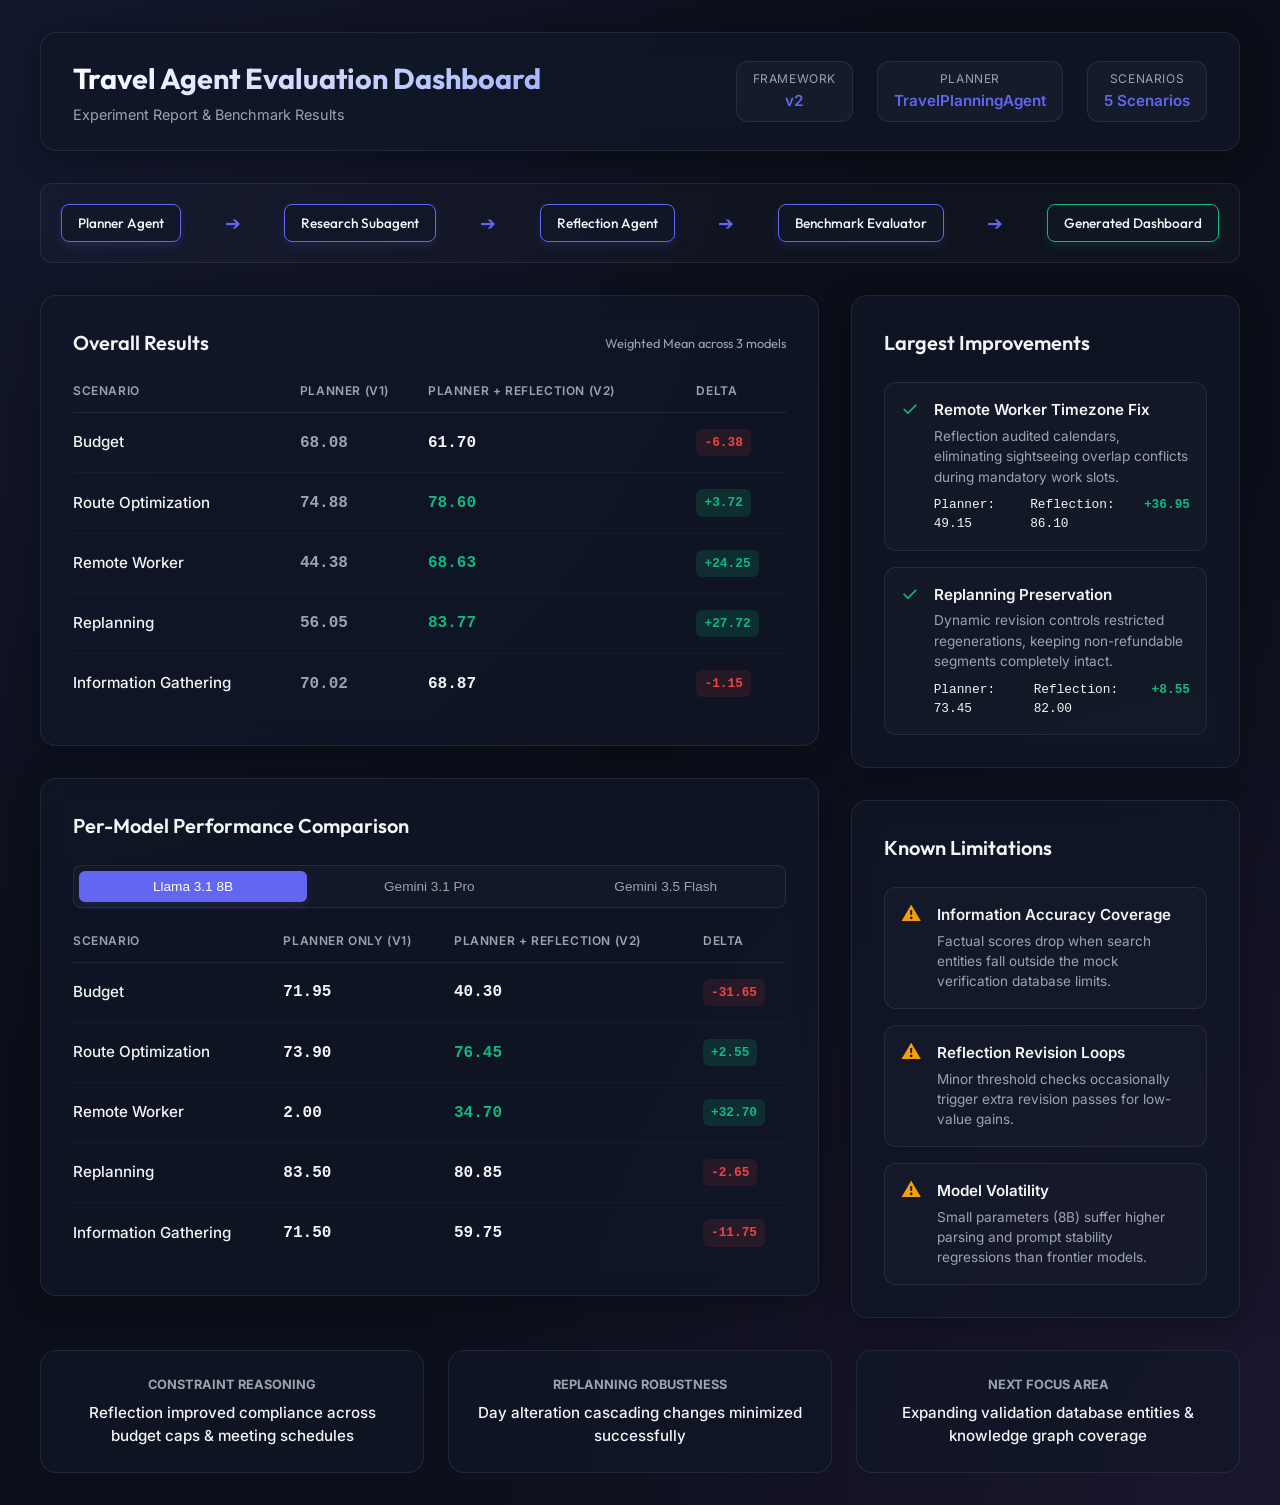
<file: dashboards/visual_dashboard.html>
<!DOCTYPE html>
<html lang="en">
<head>
    <meta charset="UTF-8">
    <meta name="viewport" content="width=device-width, initial-scale=1.0">
    <title>Travel Agent Evaluation Dashboard</title>
    <link href="https://fonts.googleapis.com/css2?family=Inter:wght@300;400;500;600;700&family=Outfit:wght@400;500;600;700&display=swap" rel="stylesheet">
    <style>
        :root {
            --bg-color: #0b0f19;
            --card-bg: rgba(17, 24, 39, 0.7);
            --border-color: rgba(255, 255, 255, 0.08);
            --text-primary: #f3f4f6;
            --text-secondary: #9ca3af;
            --primary: #6366f1;
            --primary-glow: rgba(99, 102, 241, 0.15);
            --success: #10b981;
            --success-glow: rgba(16, 185, 129, 0.15);
            --warning: #f59e0b;
            --danger: #ef4444;
            --accent: #a855f7;
        }

        * {
            box-sizing: border-box;
            margin: 0;
            padding: 0;
        }

        body {
            background-color: var(--bg-color);
            background-image: 
                radial-gradient(at 0% 0%, rgba(99, 102, 241, 0.1) 0px, transparent 50%),
                radial-gradient(at 100% 100%, rgba(168, 85, 247, 0.1) 0px, transparent 50%);
            color: var(--text-primary);
            font-family: 'Inter', sans-serif;
            min-height: 100/vh;
            padding: 2rem 1.5rem;
            line-height: 1.5;
        }

        .container {
            max-width: 1200px;
            margin: 0 auto;
        }

        /* HEADER */
        header {
            display: flex;
            justify-content: space-between;
            align-items: center;
            background: var(--card-bg);
            border: 1px solid var(--border-color);
            border-radius: 16px;
            padding: 1.5rem 2rem;
            margin-bottom: 2rem;
            backdrop-filter: blur(12px);
            box-shadow: 0 4px 30px rgba(0, 0, 0, 0.4);
        }

        .header-title h1 {
            font-family: 'Outfit', sans-serif;
            font-size: 1.8rem;
            font-weight: 700;
            background: linear-gradient(135deg, #fff 0%, #a5b4fc 100%);
            -webkit-background-clip: text;
            -webkit-text-fill-color: transparent;
            margin-bottom: 0.25rem;
        }

        .header-title p {
            color: var(--text-secondary);
            font-size: 0.9rem;
        }

        .header-meta {
            display: flex;
            gap: 1.5rem;
        }

        .meta-pill {
            background: rgba(255, 255, 255, 0.03);
            border: 1px solid var(--border-color);
            border-radius: 12px;
            padding: 0.5rem 1rem;
            text-align: center;
        }

        .meta-pill .label {
            font-size: 0.75rem;
            color: var(--text-secondary);
            text-transform: uppercase;
            letter-spacing: 0.05em;
            margin-bottom: 0.1rem;
        }

        .meta-pill .value {
            font-weight: 600;
            font-size: 0.95rem;
            color: var(--primary);
        }

        /* GRID LAYOUT */
        .dashboard-grid {
            display: grid;
            grid-template-columns: 2fr 1fr;
            gap: 2rem;
            margin-bottom: 2rem;
        }

        @media (max-width: 900px) {
            .dashboard-grid {
                grid-template-columns: 1fr;
            }
        }

        .card {
            background: var(--card-bg);
            border: 1px solid var(--border-color);
            border-radius: 16px;
            padding: 2rem;
            backdrop-filter: blur(12px);
            box-shadow: 0 4px 30px rgba(0, 0, 0, 0.3);
        }

        .card-title {
            font-family: 'Outfit', sans-serif;
            font-size: 1.25rem;
            font-weight: 600;
            margin-bottom: 1.5rem;
            display: flex;
            align-items: center;
            justify-content: space-between;
        }

        .card-title span {
            color: var(--text-secondary);
            font-size: 0.8rem;
            font-weight: 400;
        }

        /* TABLES */
        table {
            width: 100%;
            border-collapse: collapse;
            text-align: left;
        }

        th {
            color: var(--text-secondary);
            font-size: 0.75rem;
            text-transform: uppercase;
            letter-spacing: 0.05em;
            padding-bottom: 0.75rem;
            border-bottom: 1px solid var(--border-color);
            font-weight: 600;
        }

        td {
            padding: 1rem 0;
            border-bottom: 1px solid rgba(255, 255, 255, 0.03);
            font-size: 0.95rem;
        }

        tr:last-child td {
            border-bottom: none;
        }

        .scenario-name {
            font-weight: 500;
        }

        .score-val {
            font-family: monospace;
            font-size: 1rem;
            font-weight: 600;
        }

        .delta-pill {
            display: inline-block;
            padding: 0.25rem 0.5rem;
            border-radius: 6px;
            font-size: 0.8rem;
            font-weight: 600;
            font-family: monospace;
        }

        .delta-pill.positive {
            background: var(--success-glow);
            color: var(--success);
        }

        .delta-pill.negative {
            background: rgba(239, 68, 68, 0.1);
            color: var(--danger);
        }

        /* TABS */
        .tabs {
            display: flex;
            gap: 0.5rem;
            margin-bottom: 1.5rem;
            background: rgba(255, 255, 255, 0.02);
            padding: 0.3rem;
            border-radius: 8px;
            border: 1px solid var(--border-color);
        }

        .tab-btn {
            flex: 1;
            background: transparent;
            border: none;
            color: var(--text-secondary);
            padding: 0.5rem;
            border-radius: 6px;
            cursor: pointer;
            font-weight: 500;
            font-size: 0.85rem;
            transition: all 0.2s;
        }

        .tab-btn.active {
            background: var(--primary);
            color: white;
            box-shadow: 0 4px 12px var(--primary-glow);
        }

        .tab-content {
            display: none;
        }

        .tab-content.active {
            display: block;
        }

        /* IMPROVEMENTS & LIMITATIONS */
        .bullet-list {
            list-style: none;
            display: flex;
            flex-direction: column;
            gap: 1rem;
        }

        .bullet-item {
            display: flex;
            gap: 1rem;
            background: rgba(255, 255, 255, 0.02);
            border: 1px solid var(--border-color);
            border-radius: 12px;
            padding: 1rem;
            align-items: flex-start;
        }

        .bullet-icon {
            font-size: 1.25rem;
            line-height: 1;
        }

        .bullet-icon.check { color: var(--success); }
        .bullet-icon.warn { color: var(--warning); }
        .bullet-icon.accent { color: var(--accent); }

        .bullet-details h4 {
            font-size: 0.95rem;
            font-weight: 600;
            margin-bottom: 0.25rem;
        }

        .bullet-details p {
            color: var(--text-secondary);
            font-size: 0.85rem;
        }

        .bullet-metrics {
            margin-top: 0.5rem;
            display: flex;
            gap: 1rem;
            font-size: 0.8rem;
            font-family: monospace;
        }

        /* FLOW DIAGRAM */
        .diagram-container {
            display: flex;
            justify-content: space-between;
            align-items: center;
            background: rgba(255, 255, 255, 0.02);
            border: 1px solid var(--border-color);
            border-radius: 12px;
            padding: 1.25rem;
            font-family: 'Outfit', sans-serif;
            font-size: 0.85rem;
            font-weight: 500;
            margin-bottom: 2rem;
            overflow-x: auto;
        }

        .diagram-node {
            background: var(--card-bg);
            border: 1px solid var(--primary);
            border-radius: 8px;
            padding: 0.5rem 1rem;
            box-shadow: 0 4px 10px var(--primary-glow);
        }

        .diagram-arrow {
            color: var(--primary);
            font-size: 1.2rem;
        }

        /* SUMMARY FOOTER */
        .summary-footer {
            display: grid;
            grid-template-columns: repeat(3, 1fr);
            gap: 1.5rem;
            margin-top: 2rem;
        }

        @media (max-width: 768px) {
            .summary-footer {
                grid-template-columns: 1fr;
            }
        }

        .summary-card {
            background: var(--card-bg);
            border: 1px solid var(--border-color);
            border-radius: 16px;
            padding: 1.5rem;
            text-align: center;
        }

        .summary-card h4 {
            color: var(--text-secondary);
            font-size: 0.8rem;
            text-transform: uppercase;
            margin-bottom: 0.5rem;
        }

        .summary-card p {
            font-size: 0.95rem;
            font-weight: 500;
        }
    </style>
</head>
<body>
    <div class="container">
        <!-- HEADER -->
        <header>
            <div class="header-title">
                <h1>Travel Agent Evaluation Dashboard</h1>
                <p>Experiment Report & Benchmark Results</p>
            </div>
            <div class="header-meta">
                <div class="meta-pill">
                    <div class="label">Framework</div>
                    <div class="value">v2</div>
                </div>
                <div class="meta-pill">
                    <div class="label">Planner</div>
                    <div class="value">TravelPlanningAgent</div>
                </div>
                <div class="meta-pill">
                    <div class="label">Scenarios</div>
                    <div class="value">5 Scenarios</div>
                </div>
            </div>
        </header>

        <!-- ARCHITECTURE WORKFLOW -->
        <div class="diagram-container">
            <div class="diagram-node">Planner Agent</div>
            <div class="diagram-arrow">➔</div>
            <div class="diagram-node">Research Subagent</div>
            <div class="diagram-arrow">➔</div>
            <div class="diagram-node">Reflection Agent</div>
            <div class="diagram-arrow">➔</div>
            <div class="diagram-node">Benchmark Evaluator</div>
            <div class="diagram-arrow">➔</div>
            <div class="diagram-node" style="border-color: var(--success); box-shadow: 0 4px 10px var(--success-glow);">Generated Dashboard</div>
        </div>

        <!-- MAIN GRID -->
        <div class="dashboard-grid">
            <!-- LEFT PANEL: SCENARIO SCORES -->
            <div style="display: flex; flex-direction: column; gap: 2rem;">
                <!-- OVERALL RESULTS -->
                <div class="card">
                    <div class="card-title">
                        Overall Results
                        <span>Weighted Mean across 3 models</span>
                    </div>
                    <table>
                        <thead>
                            <tr>
                                <th>Scenario</th>
                                <th>Planner (v1)</th>
                                <th>Planner + Reflection (v2)</th>
                                <th>Delta</th>
                            </tr>
                        </thead>
                        <tbody>
                            <tr>
                                <td class="scenario-name">Budget</td>
                                <td class="score-val" style="color: var(--text-secondary);">68.08</td>
                                <td class="score-val">61.70</td>
                                <td><span class="delta-pill negative">-6.38</span></td>
                            </tr>
                            <tr>
                                <td class="scenario-name">Route Optimization</td>
                                <td class="score-val" style="color: var(--text-secondary);">74.88</td>
                                <td class="score-val" style="color: var(--success);">78.60</td>
                                <td><span class="delta-pill positive">+3.72</span></td>
                            </tr>
                            <tr>
                                <td class="scenario-name">Remote Worker</td>
                                <td class="score-val" style="color: var(--text-secondary);">44.38</td>
                                <td class="score-val" style="color: var(--success);">68.63</td>
                                <td><span class="delta-pill positive">+24.25</span></td>
                            </tr>
                            <tr>
                                <td class="scenario-name">Replanning</td>
                                <td class="score-val" style="color: var(--text-secondary);">56.05</td>
                                <td class="score-val" style="color: var(--success);">83.77</td>
                                <td><span class="delta-pill positive">+27.72</span></td>
                            </tr>
                            <tr>
                                <td class="scenario-name">Information Gathering</td>
                                <td class="score-val" style="color: var(--text-secondary);">70.02</td>
                                <td class="score-val">68.87</td>
                                <td><span class="delta-pill negative">-1.15</span></td>
                            </tr>
                        </tbody>
                    </table>
                </div>

                <!-- PER-MODEL COMPARISONS -->
                <div class="card">
                    <div class="card-title">Per-Model Performance Comparison</div>
                    
                    <div class="tabs">
                        <button class="tab-btn active" onclick="switchTab('llama')">Llama 3.1 8B</button>
                        <button class="tab-btn" onclick="switchTab('gemini-pro')">Gemini 3.1 Pro</button>
                        <button class="tab-btn" onclick="switchTab('gemini-flash')">Gemini 3.5 Flash</button>
                    </div>

                    <!-- LLAMA TAB -->
                    <div id="llama" class="tab-content active">
                        <table>
                            <thead>
                                <tr>
                                    <th>Scenario</th>
                                    <th>Planner Only (v1)</th>
                                    <th>Planner + Reflection (v2)</th>
                                    <th>Delta</th>
                                </tr>
                            </thead>
                            <tbody>
                                <tr>
                                    <td class="scenario-name">Budget</td>
                                    <td class="score-val">71.95</td>
                                    <td class="score-val">40.30</td>
                                    <td><span class="delta-pill negative">-31.65</span></td>
                                </tr>
                                <tr>
                                    <td class="scenario-name">Route Optimization</td>
                                    <td class="score-val">73.90</td>
                                    <td class="score-val" style="color: var(--success);">76.45</td>
                                    <td><span class="delta-pill positive">+2.55</span></td>
                                </tr>
                                <tr>
                                    <td class="scenario-name">Remote Worker</td>
                                    <td class="score-val">2.00</td>
                                    <td class="score-val" style="color: var(--success);">34.70</td>
                                    <td><span class="delta-pill positive">+32.70</span></td>
                                </tr>
                                <tr>
                                    <td class="scenario-name">Replanning</td>
                                    <td class="score-val">83.50</td>
                                    <td class="score-val">80.85</td>
                                    <td><span class="delta-pill negative">-2.65</span></td>
                                </tr>
                                <tr>
                                    <td class="scenario-name">Information Gathering</td>
                                    <td class="score-val">71.50</td>
                                    <td class="score-val">59.75</td>
                                    <td><span class="delta-pill negative">-11.75</span></td>
                                </tr>
                            </tbody>
                        </table>
                    </div>

                    <!-- GEMINI PRO TAB -->
                    <div id="gemini-pro" class="tab-content">
                        <table>
                            <thead>
                                <tr>
                                    <th>Scenario</th>
                                    <th>Planner Only (v1)</th>
                                    <th>Planner + Reflection (v2)</th>
                                    <th>Delta</th>
                                </tr>
                            </thead>
                            <tbody>
                                <tr>
                                    <td class="scenario-name">Budget</td>
                                    <td class="score-val">65.15</td>
                                    <td class="score-val" style="color: var(--success);">71.25</td>
                                    <td><span class="delta-pill positive">+6.10</span></td>
                                </tr>
                                <tr>
                                    <td class="scenario-name">Route Optimization</td>
                                    <td class="score-val">66.65</td>
                                    <td class="score-val" style="color: var(--success);">76.15</td>
                                    <td><span class="delta-pill positive">+9.50</span></td>
                                </tr>
                                <tr>
                                    <td class="scenario-name">Remote Worker</td>
                                    <td class="score-val">49.15</td>
                                    <td class="score-val" style="color: var(--success);">86.10</td>
                                    <td><span class="delta-pill positive">+36.95</span></td>
                                </tr>
                                <tr>
                                    <td class="scenario-name">Replanning</td>
                                    <td class="score-val">84.65</td>
                                    <td class="score-val">84.15</td>
                                    <td><span class="delta-pill negative">-0.50</span></td>
                                </tr>
                                <tr>
                                    <td class="scenario-name">Information Gathering</td>
                                    <td class="score-val">68.05</td>
                                    <td class="score-val" style="color: var(--success);">73.50</td>
                                    <td><span class="delta-pill positive">+5.45</span></td>
                                </tr>
                            </tbody>
                        </table>
                    </div>

                    <!-- GEMINI FLASH TAB -->
                    <div id="gemini-flash" class="tab-content">
                        <table>
                            <thead>
                                <tr>
                                    <th>Scenario</th>
                                    <th>Planner Only (v1)</th>
                                    <th>Planner + Reflection (v2)</th>
                                    <th>Delta</th>
                                </tr>
                            </thead>
                            <tbody>
                                <tr>
                                    <td class="scenario-name">Budget</td>
                                    <td class="score-val">67.15</td>
                                    <td class="score-val" style="color: var(--success);">73.55</td>
                                    <td><span class="delta-pill positive">+6.40</span></td>
                                </tr>
                                <tr>
                                    <td class="scenario-name">Route Optimization</td>
                                    <td class="score-val">84.10</td>
                                    <td class="score-val">83.20</td>
                                    <td><span class="delta-pill negative">-0.90</span></td>
                                </tr>
                                <tr>
                                    <td class="scenario-name">Remote Worker</td>
                                    <td class="score-val">82.00</td>
                                    <td class="score-val" style="color: var(--success);">85.10</td>
                                    <td><span class="delta-pill positive">+3.10</span></td>
                                </tr>
                                <tr>
                                    <td class="scenario-name">Replanning</td>
                                    <td class="score-val">0.00</td>
                                    <td class="score-val" style="color: var(--success);">86.30</td>
                                    <td><span class="delta-pill positive" style="background: rgba(16, 185, 129, 0.25);">+86.30</span></td>
                                </tr>
                                <tr>
                                    <td class="scenario-name">Information Gathering</td>
                                    <td class="score-val">70.50</td>
                                    <td class="score-val" style="color: var(--success);">73.35</td>
                                    <td><span class="delta-pill positive">+2.85</span></td>
                                </tr>
                            </tbody>
                        </table>
                    </div>
                </div>
            </div>

            <!-- RIGHT PANEL: LARGEST IMPROVEMENTS & LIMITATIONS -->
            <div style="display: flex; flex-direction: column; gap: 2rem;">
                <!-- LARGEST IMPROVEMENTS -->
                <div class="card">
                    <div class="card-title">Largest Improvements</div>
                    <ul class="bullet-list">
                        <li class="bullet-item">
                            <div class="bullet-icon check">✓</div>
                            <div class="bullet-details">
                                <h4>Remote Worker Timezone Fix</h4>
                                <p>Reflection audited calendars, eliminating sightseeing overlap conflicts during mandatory work slots.</p>
                                <div class="bullet-metrics">
                                    <span>Planner: 49.15</span>
                                    <span>Reflection: 86.10</span>
                                    <span style="color: var(--success); font-weight: bold;">+36.95</span>
                                </div>
                            </div>
                        </li>
                        <li class="bullet-item">
                            <div class="bullet-icon check">✓</div>
                            <div class="bullet-details">
                                <h4>Replanning Preservation</h4>
                                <p>Dynamic revision controls restricted regenerations, keeping non-refundable segments completely intact.</p>
                                <div class="bullet-metrics">
                                    <span>Planner: 73.45</span>
                                    <span>Reflection: 82.00</span>
                                    <span style="color: var(--success); font-weight: bold;">+8.55</span>
                                </div>
                            </div>
                        </li>
                    </ul>
                </div>

                <!-- LIMITATIONS -->
                <div class="card">
                    <div class="card-title">Known Limitations</div>
                    <ul class="bullet-list">
                        <li class="bullet-item">
                            <div class="bullet-icon warn">⚠</div>
                            <div class="bullet-details">
                                <h4>Information Accuracy Coverage</h4>
                                <p>Factual scores drop when search entities fall outside the mock verification database limits.</p>
                            </div>
                        </li>
                        <li class="bullet-item">
                            <div class="bullet-icon warn">⚠</div>
                            <div class="bullet-details">
                                <h4>Reflection Revision Loops</h4>
                                <p>Minor threshold checks occasionally trigger extra revision passes for low-value gains.</p>
                            </div>
                        </li>
                        <li class="bullet-item">
                            <div class="bullet-icon warn">⚠</div>
                            <div class="bullet-details">
                                <h4>Model Volatility</h4>
                                <p>Small parameters (8B) suffer higher parsing and prompt stability regressions than frontier models.</p>
                            </div>
                        </li>
                    </ul>
                </div>
            </div>
        </div>

        <!-- OUTCOME FOOTER -->
        <div class="summary-footer">
            <div class="summary-card">
                <h4>Constraint Reasoning</h4>
                <p>Reflection improved compliance across budget caps & meeting schedules</p>
            </div>
            <div class="summary-card">
                <h4>Replanning Robustness</h4>
                <p>Day alteration cascading changes minimized successfully</p>
            </div>
            <div class="summary-card">
                <h4>Next Focus Area</h4>
                <p>Expanding validation database entities & knowledge graph coverage</p>
            </div>
        </div>
    </div>

    <script>
        function switchTab(tabId) {
            // Hide all contents
            document.querySelectorAll('.tab-content').forEach(content => {
                content.classList.remove('active');
            });
            // Remove active button styling
            document.querySelectorAll('.tab-btn').forEach(btn => {
                btn.classList.remove('active');
            });
            // Show selected content and activate button
            document.getElementById(tabId).classList.add('active');
            event.currentTarget.classList.add('active');
        }
    </script>
</body>
</html>
</file>
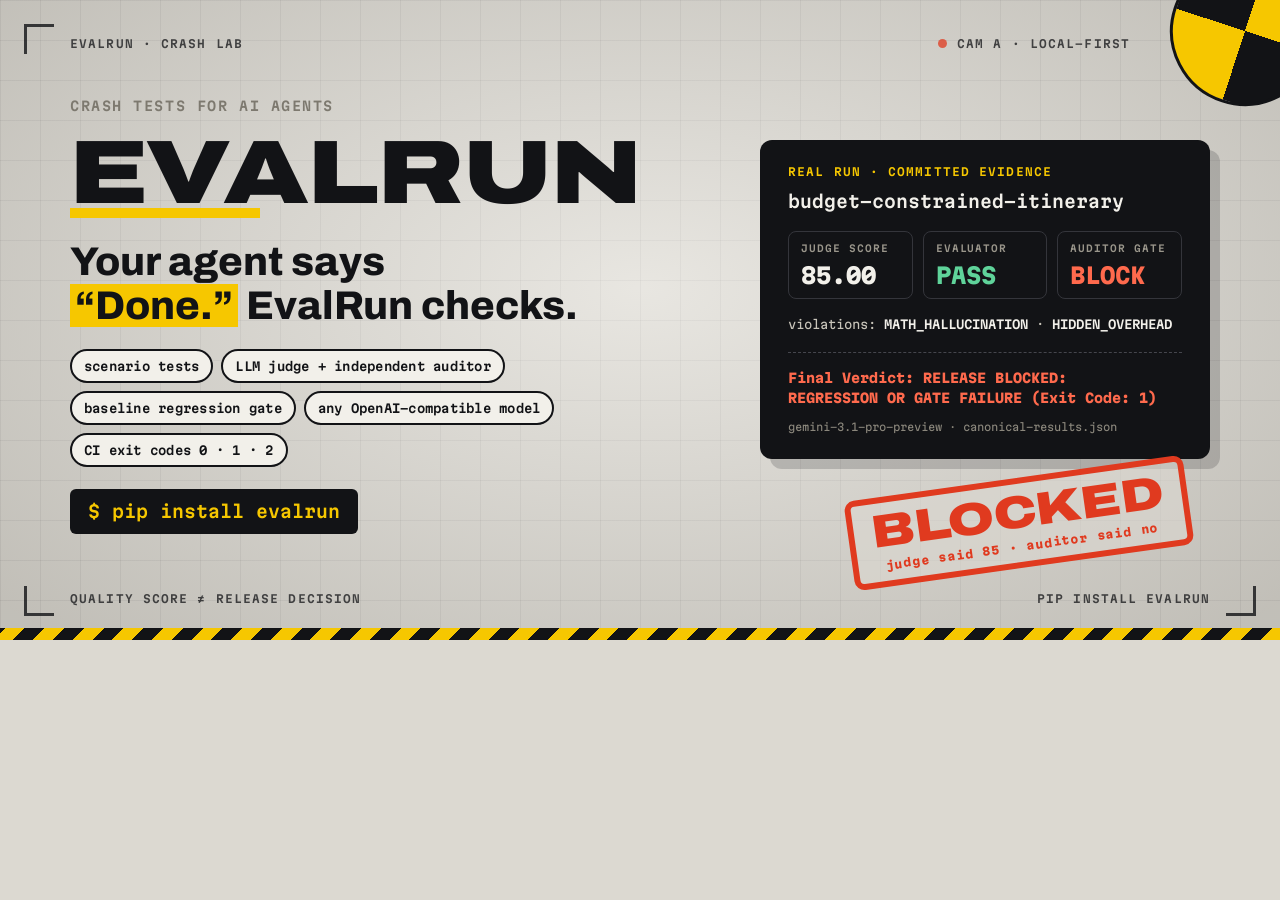
<file: docs/assets/evalrun-poster.html>
<!doctype html>
<!-- Source for docs/assets/evalrun-poster.png (1280x640, rendered at 2x).
     Regenerate: Chrome --headless=new --window-size=1280,640 --force-device-scale-factor=2 --screenshot
     The run card uses committed evidence from docs/evidence/canonical-results.json (auditor_v3_comparison). -->
<html lang="en">
<head>
<meta charset="utf-8">
<title>EvalRun Poster</title>
<link rel="stylesheet" href="https://fonts.googleapis.com/css2?family=Archivo:wdth,wght@62..125,400..900&family=Martian+Mono:wght@400;600;800&display=swap">
<style>
  :root {
    --ground: #DCD9D1; --ink: #121316; --paper: #F2F0EA; --yellow: #F6C700;
    --red: #E03A1F; --green: #1E7A4F; --mid: #7D796F;
    --display: "Archivo", "Helvetica Neue", Arial, sans-serif;
    --mono: "Martian Mono", ui-monospace, Menlo, monospace;
  }
  * { box-sizing: border-box; margin: 0; }
  html, body { width: 1280px; height: 640px; overflow: hidden; background: var(--ground); }
  .poster {
    position: relative; width: 1280px; height: 640px; overflow: hidden; color: var(--ink);
    background:
      radial-gradient(ellipse at 50% 45%, rgba(255,255,255,0.35), rgba(0,0,0,0.12) 95%),
      linear-gradient(rgba(18,19,22,0.06) 1px, transparent 1px) 0 0 / 40px 40px,
      linear-gradient(90deg, rgba(18,19,22,0.06) 1px, transparent 1px) 0 0 / 40px 40px,
      var(--ground);
    font-family: var(--display);
  }
  .corner { position: absolute; width: 30px; height: 30px; border-color: var(--ink); border-style: solid; opacity: .8; }
  .c1 { top: 24px; left: 24px; border-width: 3px 0 0 3px; }
  .c2 { top: 24px; right: 24px; border-width: 3px 3px 0 0; }
  .c3 { bottom: 24px; left: 24px; border-width: 0 0 3px 3px; }
  .c4 { bottom: 24px; right: 24px; border-width: 0 3px 3px 0; }
  .hud {
    position: absolute; font: 600 11px/1 var(--mono); letter-spacing: .1em; text-transform: uppercase; color: var(--ink); opacity: .75;
  }
  .hud.tl { top: 38px; left: 70px; }
  .hud.tr { top: 38px; right: 150px; display: flex; gap: 10px; align-items: center; }
  .hud.bl { bottom: 36px; left: 70px; }
  .hud.br { bottom: 36px; right: 70px; }
  .rec { width: 9px; height: 9px; border-radius: 50%; background: var(--red); }

  .target {
    position: absolute; border-radius: 50%; border: 3px solid var(--ink);
    background: conic-gradient(var(--yellow) 0 25%, var(--ink) 0 50%, var(--yellow) 0 75%, var(--ink) 0);
  }
  .t1 { width: 150px; height: 150px; right: -40px; top: -44px; transform: rotate(18deg); }

  .left { position: absolute; left: 70px; top: 100px; width: 580px; display: grid; gap: 22px; }
  .eyebrow { font: 600 13px/1 var(--mono); letter-spacing: .12em; text-transform: uppercase; color: var(--mid); }
  .word {
    font-weight: 900; font-stretch: 125%; font-size: 90px; line-height: .86; letter-spacing: -.01em;
  }
  .rule { width: 190px; height: 10px; background: var(--yellow); margin-top: -4px; }
  .headline { font-weight: 800; font-size: 40px; line-height: 1.08; text-wrap: balance; }
  .headline em { font-style: normal; background: var(--yellow); padding: 0 .12em; }
  .facts { display: flex; flex-wrap: wrap; gap: 8px; }
  .facts span {
    font: 600 12px/1 var(--mono); letter-spacing: .02em; padding: 9px 12px;
    border: 2px solid var(--ink); border-radius: 999px; background: var(--paper);
  }
  .install {
    width: fit-content; font: 600 17px/1 var(--mono); color: var(--yellow); background: var(--ink);
    padding: 14px 18px; border-radius: 6px;
  }

  .card {
    position: absolute; right: 70px; top: 140px; width: 450px; background: var(--ink); color: var(--paper);
    border-radius: 12px; padding: 26px 28px 24px; box-shadow: 10px 10px 0 rgba(18,19,22,.18);
    font-family: var(--mono);
  }
  .card .label { font: 600 11px/1 var(--mono); letter-spacing: .1em; text-transform: uppercase; color: var(--yellow); }
  .card .scenario { font: 600 17px/1.2 var(--mono); margin-top: 14px; }
  .cells { display: grid; grid-template-columns: repeat(3, 1fr); gap: 10px; margin-top: 20px; }
  .cell { border: 1px solid #34353B; border-radius: 8px; padding: 12px; display: grid; gap: 10px; }
  .cell small { font: 600 9.5px/1 var(--mono); letter-spacing: .1em; text-transform: uppercase; color: #9A968B; }
  .cell b { font: 800 22px/1 var(--mono); font-variant-numeric: tabular-nums; }
  .pass { color: #5FD39A; }
  .block { color: #FF6A4D; }
  .violations { margin-top: 16px; font: 400 12px/1.6 var(--mono); color: #C9C5BA; }
  .violations b { color: var(--paper); font-weight: 600; }
  .verdict {
    margin-top: 18px; padding-top: 16px; border-top: 1px dashed #45464D;
    font: 800 13px/1.5 var(--mono); color: #FF6A4D;
  }
  .source { margin-top: 12px; font: 400 10.5px/1.4 var(--mono); color: #8B877C; }

  .stamp {
    position: absolute; right: 90px; top: 478px; transform: rotate(-8deg);
    border: 6px solid var(--red); border-radius: 10px; padding: 6px 18px 8px; color: var(--red);
    font-weight: 900; font-stretch: 125%; font-size: 46px; line-height: 1; background: rgba(220,217,209,.55);
    text-align: center;
  }
  .stamp small { display: block; font: 800 11px/1.3 var(--mono); letter-spacing: .08em; margin-top: 4px; }

  .hazard {
    position: absolute; left: 0; right: 0; bottom: 0; height: 12px;
    background: repeating-linear-gradient(-45deg, var(--yellow) 0 14px, var(--ink) 14px 28px);
  }
</style>
</head>
<body>
<div class="poster">
  <div class="corner c1"></div><div class="corner c2"></div><div class="corner c3"></div><div class="corner c4"></div>
  <div class="hud tl">EvalRun · crash lab</div>
  <div class="hud tr"><span class="rec"></span>cam a · local-first</div>
  <div class="hud bl">quality score ≠ release decision</div>
  <div class="hud br">pip install evalrun</div>
  <div class="target t1"></div>

  <section class="left">
    <div class="eyebrow">Crash tests for AI agents</div>
    <div>
      <div class="word">EVALRUN</div>
      <div class="rule"></div>
    </div>
    <div class="headline">Your agent says <em>“Done.”</em> EvalRun&nbsp;checks.</div>
    <div class="facts">
      <span>scenario tests</span>
      <span>LLM judge + independent auditor</span>
      <span>baseline regression gate</span>
      <span>any OpenAI-compatible model</span>
      <span>CI exit codes 0 · 1 · 2</span>
    </div>
    <div class="install">$ pip install evalrun</div>
  </section>

  <aside class="card">
    <div class="label">Real run · committed evidence</div>
    <div class="scenario">budget-constrained-itinerary</div>
    <div class="cells">
      <div class="cell"><small>Judge score</small><b>85.00</b></div>
      <div class="cell"><small>Evaluator</small><b class="pass">PASS</b></div>
      <div class="cell"><small>Auditor gate</small><b class="block">BLOCK</b></div>
    </div>
    <div class="violations">violations: <b>MATH_HALLUCINATION</b> · <b>HIDDEN_OVERHEAD</b></div>
    <div class="verdict">Final Verdict: RELEASE BLOCKED:<br>REGRESSION OR GATE FAILURE (Exit Code: 1)</div>
    <div class="source">gemini-3.1-pro-preview · canonical-results.json</div>
  </aside>

  <div class="stamp">BLOCKED<small>judge said 85 · auditor said no</small></div>
  <div class="hazard"></div>
</div>
</body>
</html>
</file>
